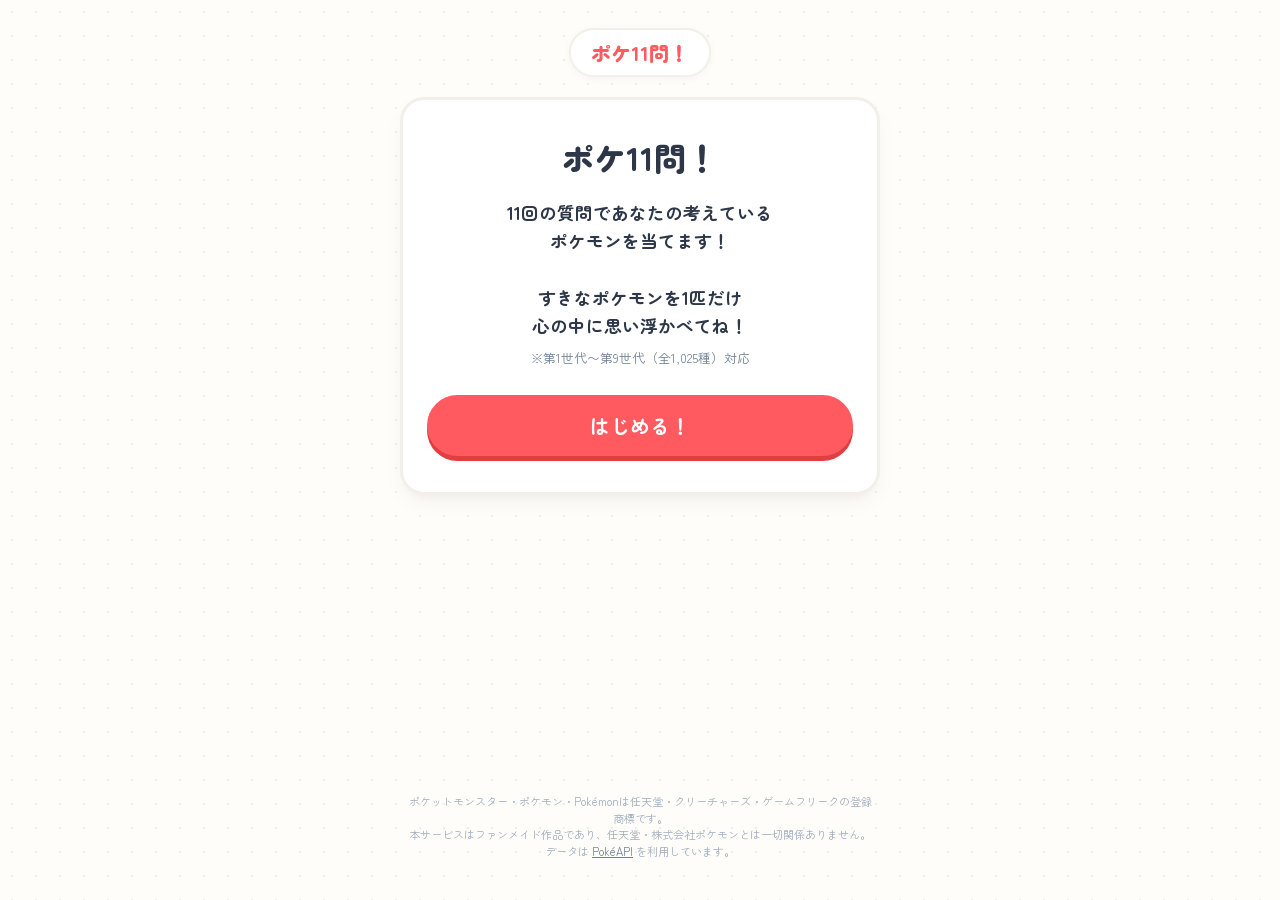
<file: index.html>
<!DOCTYPE html>
<html lang="ja">

<head>
  <meta charset="UTF-8">
  <meta name="viewport" content="width=device-width, initial-scale=1.0">
  <title>ポケ11問！</title>
  <meta name="description" content="11回の質問であなたの考えているポケモンを当てます！全1,025匹（第1世代〜第9世代）対応・登録不要。">
  <link rel="icon" type="image/png" href="icon.png">

  <!-- OGP / Open Graph Meta Tags -->
  <meta property="og:type" content="website">
  <meta property="og:url" content="https://maltonn.github.io/poke11mon/">
  <meta property="og:title" content="ポケ11問！">
  <meta property="og:description" content="11回の質問であなたの考えているポケモンを当てます！全1,025匹（第1世代〜第9世代）対応・登録不要。">
  <meta property="og:image" content="https://maltonn.github.io/poke11mon/thumbnail.png">
  <meta property="og:site_name" content="ポケ11問！">

  <!-- Twitter Card -->
  <meta name="twitter:card" content="summary_large_image">
  <meta name="twitter:url" content="https://maltonn.github.io/poke11mon/">
  <meta name="twitter:title" content="ポケ11問！">
  <meta name="twitter:description" content="11回の質問であなたの考えているポケモンを当てます！全1,025匹（第1世代〜第9世代）対応・登録不要。">
  <meta name="twitter:image" content="https://maltonn.github.io/poke11mon/thumbnail.png">
  <!-- Google Fonts: Zen Maru Gothic -->
  <link rel="preconnect" href="https://fonts.googleapis.com">
  <link rel="preconnect" href="https://fonts.gstatic.com" crossorigin>
  <link href="https://fonts.googleapis.com/css2?family=Zen+Maru+Gothic:wght@400;500;700;900&display=swap"
    rel="stylesheet">
  <link rel="stylesheet" href="style.css?v=20261121_4">
</head>

<body>
  <div class="app-container">
    <!-- ヘッダー -->
    <header class="app-header">
      <div class="logo">
        <span class="logo-text">ポケ11問！</span>
      </div>
    </header>

    <!-- メインコンテンツ -->
    <main class="app-main">
      <!-- 1. TOP画面 -->
      <section id="screen-top" class="screen active">
        <div class="hero-card">
          <h1 class="hero-title">ポケ11問！</h1>

          <p class="hero-desc">
            11回の質問であなたの考えている<br>ポケモンを当てます！<br><br>
            すきなポケモンを1匹だけ<br>心の中に思い浮かべてね！
          </p>
          <div class="hero-notes">
            <span>※第1世代〜第9世代（全1,025種）対応</span>
          </div>

          <button id="btn-start" class="btn btn-primary btn-large">
            <span>はじめる！</span>
          </button>
        </div>
      </section>

      <!-- 2. 質問画面 -->
      <section id="screen-quiz" class="screen">
        <!-- プログレスバー -->
        <div class="quiz-header">
          <div class="quiz-step-info">
            <span class="step-label">質問</span>
            <span id="quiz-step-num" class="step-current">1</span>
            <span class="step-total">/ 11</span>
          </div>
          <div class="progress-bar-container">
            <div id="quiz-progress-bar" class="progress-bar-fill" style="width: 9%;"></div>
          </div>
        </div>

        <!-- 質問カードエリア -->
        <div class="card-stage">
          <div id="question-card" class="question-card">
            <div class="card-meta">
              <span id="card-candidates" class="candidates-badge">残り 1025匹</span>
            </div>
            <div class="card-body">
              <p id="card-question-text" class="question-text">質問文がここに表示されます</p>
            </div>
          </div>
        </div>

        <!-- アクションボタン -->
        <div class="quiz-actions">
          <button id="btn-yes" class="btn btn-yes btn-action">
            <span class="btn-icon icon-circle"></span>
            <span class="btn-label">はい</span>
          </button>
          <button id="btn-no" class="btn btn-no btn-action">
            <span class="btn-icon icon-cross"></span>
            <span class="btn-label">いいえ</span>
          </button>
        </div>

        <!-- 戻るボタン -->
        <div class="quiz-footer">
          <button id="btn-undo" class="btn-text" disabled>
            <span>↩ 1つ前の質問に戻る</span>
          </button>
        </div>
      </section>

      <!-- 3. 結果画面 -->
      <section id="screen-result" class="screen">
        <div class="result-card">
          <div class="result-badge">推測完了！</div>
          <h2 class="result-lead">あなたが思い浮かべていたのは...</h2>

          <div class="pokemon-display">
            <div id="result-pokemon-id" class="pokemon-id-badge">No.0000</div>
            <h1 id="result-pokemon-name" class="pokemon-name">ポケモン名</h1>
            <div id="result-pokemon-types" class="pokemon-types">
              <!-- タイプバッジが動的に入る -->
            </div>
            <a id="result-zukan-link" href="#" target="_blank" rel="noopener noreferrer" class="btn-zukan-link">
              <span>📖 公式ポケモンずかんで見る ↗</span>
            </a>
          </div>

          <!-- フィードバックエリア（初期状態） -->
          <div id="feedback-initial" class="feedback-block">
            <p class="feedback-prompt">あたっていましたか？</p>
            <div class="feedback-buttons">
              <button id="btn-correct" class="btn btn-yes btn-large">
                <span>🎉 あってた！</span>
              </button>
              <button id="btn-wrong" class="btn btn-subtle btn-large">
                <span>🤔 違った...</span>
              </button>
            </div>
          </div>

          <!-- 「あってた！」選択後のエリア -->
          <div id="feedback-correct-view" class="feedback-block" style="display: none;">
            <p class="celebrate-text">やったー！当てることができました！✨</p>
            <div class="share-actions">
              <button id="btn-share" class="btn btn-share btn-large">
                <span class="x-icon">𝕏</span>
                <span>で結果をポストする</span>
              </button>
              <button id="btn-restart-from-success" class="btn btn-primary btn-outline">
                <span>もう一度あそぶ</span>
              </button>
            </div>
          </div>

          <!-- 「違った...」選択後のエリア -->
          <div id="feedback-wrong-view" class="feedback-block" style="display: none;">
            <p class="apology-text">ざんねん…！<br>本当はどのポケモンを思い浮かべていましたか？</p>
            <form id="form-actual-pokemon" class="feedback-form">
              <input type="text" id="input-actual-pokemon" list="pokemon-list-datalist" placeholder="例：ゲンガー" required
                class="input-text" autocomplete="off">
              <datalist id="pokemon-list-datalist"></datalist>
              <button type="submit" class="btn btn-primary">
                <span>送信する</span>
              </button>
            </form>
            <div id="feedback-sent-msg" class="feedback-thanks" style="display:none;">
              <span>教えてくれてありがとうございます！次は当てられるように頑張ります！💪</span>
            </div>
            <!-- 答え合わせ：質問ツリー表示エリア -->
            <div id="actual-tree-container" class="actual-tree-container" style="display: none;"></div>
            <div class="restart-wrapper">
              <button id="btn-restart-from-wrong" class="btn btn-primary btn-outline">
                <span>もう一度あそぶ</span>
              </button>
            </div>
          </div>

          <!-- 質問履歴トグル & リスト -->
          <div class="history-accordion">
            <button id="btn-toggle-history" class="btn-accordion">
              <span>これまでの質問と回答を見る（<span id="history-count">0</span>問）</span>
              <span class="accordion-arrow">▼</span>
            </button>
            <div id="history-content" class="history-content" style="display: none;">
              <ul id="history-list" class="history-list">
                <!-- 動的に生成 -->
              </ul>
            </div>
          </div>
        </div>
      </section>
    </main>
    <div></div>
    <!-- フッター & ライセンス -->
    <footer class="app-footer">
      <p class="footer-license">
        ポケットモンスター・ポケモン・Pokémonは任天堂・クリーチャーズ・ゲームフリークの登録商標です。<br>
        本サービスはファンメイド作品であり、任天堂・株式会社ポケモンとは一切関係ありません。<br>
        データは <a href="https://pokeapi.co/" target="_blank" rel="noopener">PokéAPI</a> を利用しています。
      </p>
    </footer>
  </div>

  <!-- 決定木データ読み込み -->
  <script src="data/tree.js?v=20261121_5"></script>
  <!-- アプリ本体JS -->
  <script src="app.js?v=20261121_5"></script>
</body>

</html>
</file>
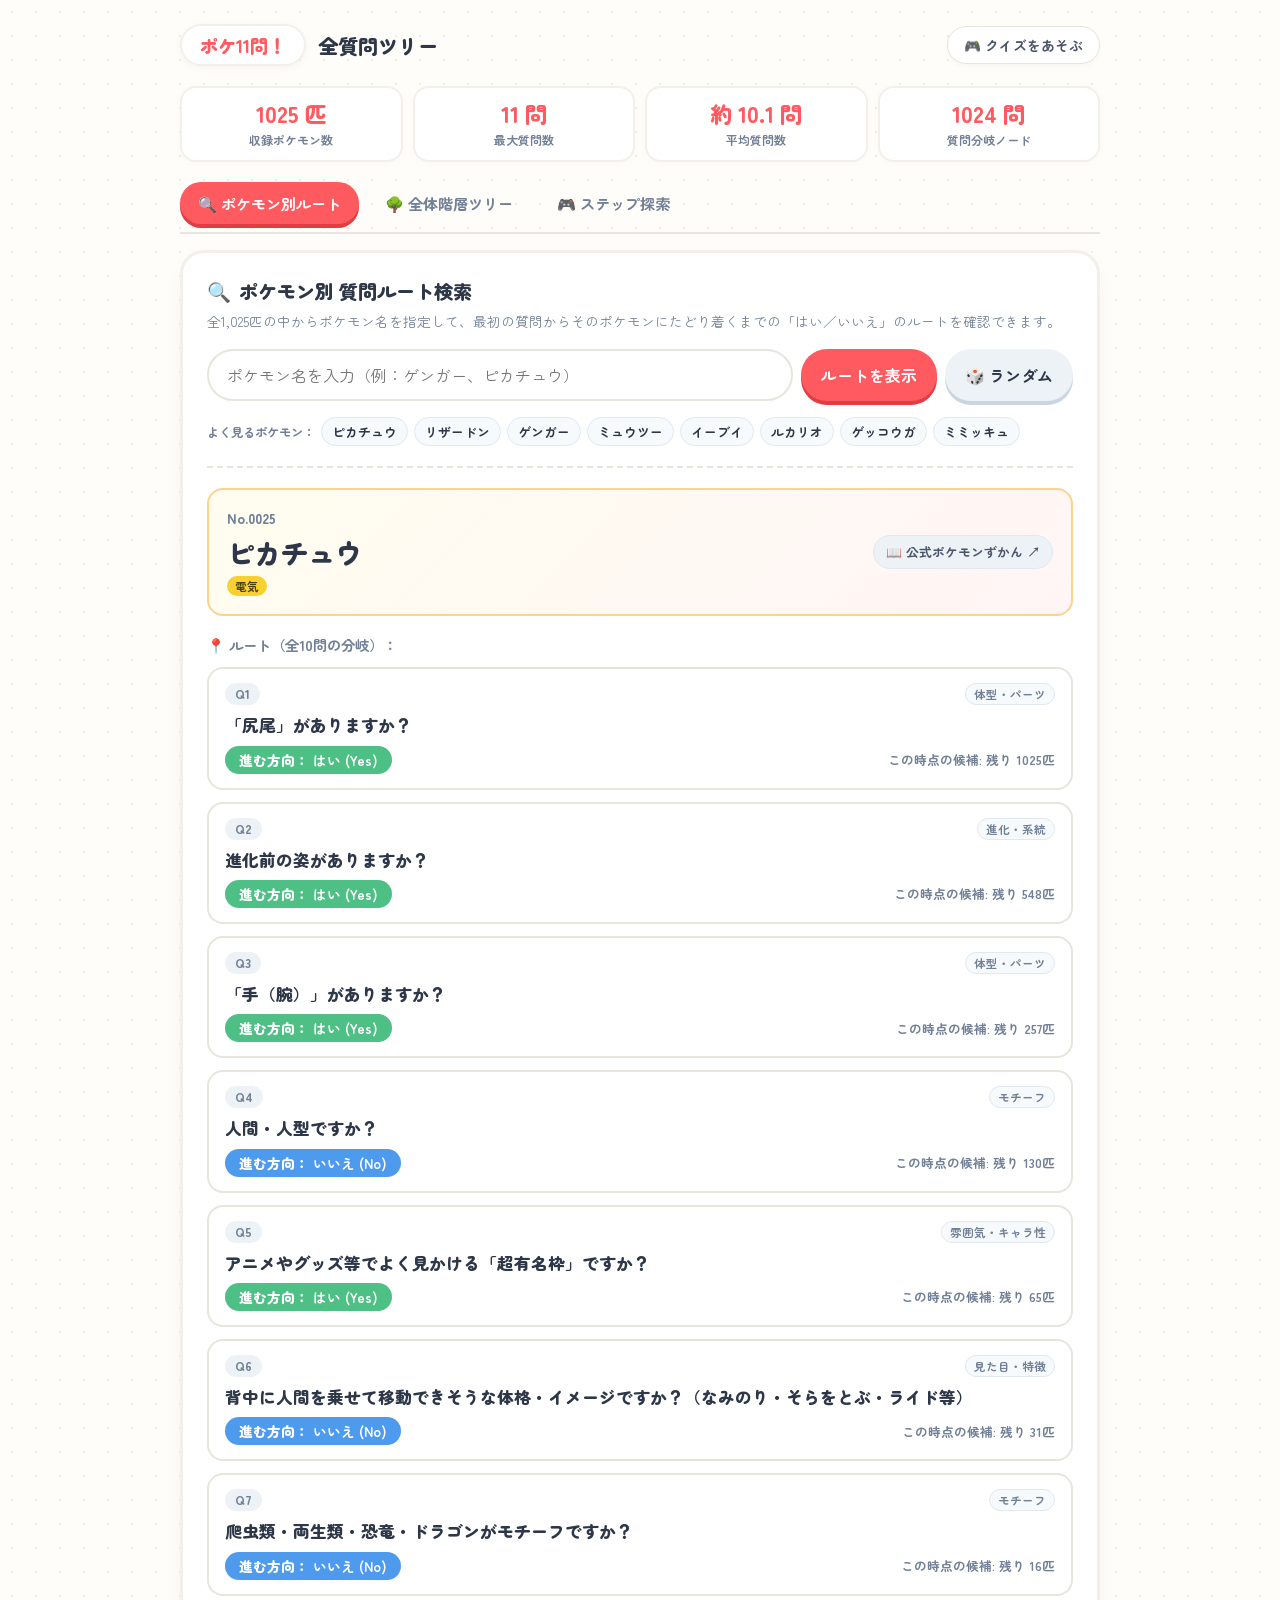
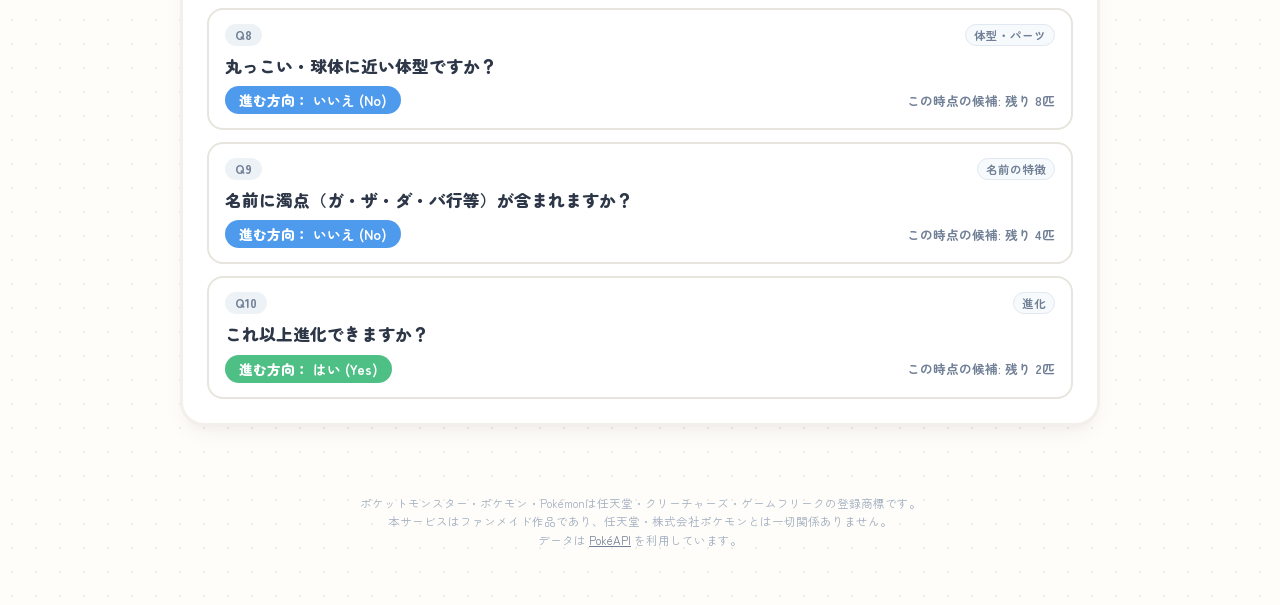
<file: tree/index.html>
<!DOCTYPE html>
<html lang="ja">

<head>
  <meta charset="UTF-8">
  <meta name="viewport" content="width=device-width, initial-scale=1.0">
  <title>ポケ11問！ 全質問ツリービューア</title>
  <meta name="description" content="ポケ11問！の全1,025匹を特定する決定木構造を可視化・探索できるツールです。">
  <link rel="icon" type="image/png" href="../icon.png">

  <!-- Google Fonts: Zen Maru Gothic -->
  <link rel="preconnect" href="https://fonts.googleapis.com">
  <link rel="preconnect" href="https://fonts.gstatic.com" crossorigin>
  <link href="https://fonts.googleapis.com/css2?family=Zen+Maru+Gothic:wght@400;500;700;900&display=swap"
    rel="stylesheet">
  <link rel="stylesheet" href="style.css?v=20261121_1">
</head>

<body>
  <div class="viewer-container">
    <!-- ヘッダー -->
    <header class="viewer-header">
      <div class="brand-area">
        <div class="logo-badge">
          <span>ポケ11問！</span>
        </div>
        <h1 class="page-title">全質問ツリー</h1>
      </div>
      <a href="../index.html" class="btn-back-game">
        <span>🎮 クイズをあそぶ</span>
      </a>
    </header>

    <!-- 統計サマリーバー -->
    <section class="stats-grid">
      <div class="stat-card">
        <span id="stat-total-pokemon" class="stat-val">1025 匹</span>
        <span class="stat-label">収録ポケモン数</span>
      </div>
      <div class="stat-card">
        <span id="stat-max-depth" class="stat-val">11 問</span>
        <span class="stat-label">最大質問数</span>
      </div>
      <div class="stat-card">
        <span id="stat-avg-depth" class="stat-val">約 10.1 問</span>
        <span class="stat-label">平均質問数</span>
      </div>
      <div class="stat-card">
        <span id="stat-total-nodes" class="stat-val">1024 問</span>
        <span class="stat-label">質問分岐ノード</span>
      </div>
    </section>

    <!-- タブ切り替えバー -->
    <nav class="tab-nav">
      <button class="tab-btn active" data-tab="tab-search">
        <span>🔍 ポケモン別ルート</span>
      </button>
      <button class="tab-btn" data-tab="tab-hierarchy">
        <span>🌳 全体階層ツリー</span>
      </button>
      <button class="tab-btn" data-tab="tab-explorer">
        <span>🎮 ステップ探索</span>
      </button>
    </nav>

    <!-- メインコンテンツ -->
    <main>
      <!-- ================= 1. ポケモン別ルート検索 ================= -->
      <section id="tab-search" class="tab-content active">
        <div class="panel-card">
          <h2 class="panel-title">
            <span>🔍</span>
            <span>ポケモン別 質問ルート検索</span>
          </h2>
          <p class="panel-desc">
            全1,025匹の中からポケモン名を指定して、最初の質問からそのポケモンにたどり着くまでの「はい／いいえ」のルートを確認できます。
          </p>

          <div class="search-form-row">
            <input type="text" id="pokemon-search-input" list="pokemon-search-datalist" placeholder="ポケモン名を入力（例：ゲンガー、ピカチュウ）"
              class="search-input" autocomplete="off">
            <datalist id="pokemon-search-datalist"></datalist>
            <button id="btn-search-pokemon" class="btn btn-primary">
              <span>ルートを表示</span>
            </button>
            <button id="btn-random-pokemon" class="btn btn-subtle">
              <span>🎲 ランダム</span>
            </button>
          </div>

          <!-- 有名ポケモンクイックピック -->
          <div class="quick-pick-chips">
            <span class="chip-label">よく見るポケモン：</span>
            <div id="quick-pick-container" style="display: flex; flex-wrap: wrap; gap: 6px;"></div>
          </div>

          <!-- 結果表示エリア -->
          <div id="search-result-area"></div>
        </div>
      </section>

      <!-- ================= 2. 全体階層ツリー ================= -->
      <section id="tab-hierarchy" class="tab-content">
        <div class="panel-card">
          <h2 class="panel-title">
            <span>🌳</span>
            <span>全体階層ツリー（二分木エクスプローラー）</span>
          </h2>
          <p class="panel-desc">
            ルートノード（Q1）から葉ノード（ポケモン）までの決定木の階層構造です。クリックで各分岐を展開・折りたたみできます。
          </p>

          <div class="tree-controls">
            <button id="btn-tree-depth-1" class="btn btn-subtle btn-sm">1階層展開</button>
            <button id="btn-tree-depth-2" class="btn btn-subtle btn-sm">2階層展開</button>
            <button id="btn-tree-depth-3" class="btn btn-subtle btn-sm">3階層展開</button>
            <button id="btn-tree-expand-all" class="btn btn-subtle btn-sm">すべて展開</button>
            <button id="btn-tree-collapse-all" class="btn btn-subtle btn-sm">すべて閉じる</button>
            <input type="text" id="tree-filter-input" placeholder="質問文をキーワード検索..." class="tree-filter-input">
          </div>

          <div id="tree-hierarchy-container" class="tree-view-container"></div>
        </div>
      </section>

      <!-- ================= 3. ステップ探索 ================= -->
      <section id="tab-explorer" class="tab-content">
        <div class="panel-card">
          <h2 class="panel-title">
            <span>🎮</span>
            <span>インタラクティブ・ステップ探索</span>
          </h2>
          <p class="panel-desc">
            「はい」「いいえ」を選びながら、候補ポケモンがどのように絞り込まれていくかをリアルタイムに確認できます。
          </p>

          <div class="explorer-card">
            <!-- パンくずリスト -->
            <div id="explorer-breadcrumbs" class="explorer-breadcrumbs"></div>

            <!-- 現在の質問ノード or 葉ノード -->
            <div id="explorer-card-area"></div>
          </div>

          <!-- 候補ポケモン一覧セクション -->
          <div class="candidates-section">
            <div class="cand-header">
              <span class="cand-title">絞り込み候補ポケモン</span>
              <span id="candidates-count-badge" class="step-num-badge">1025 匹</span>
            </div>
            <div id="candidates-grid" class="cand-grid"></div>
          </div>
        </div>
      </section>
    </main>

    <!-- フッター -->
    <footer class="viewer-footer">
      <p class="footer-license">
        ポケットモンスター・ポケモン・Pokémonは任天堂・クリーチャーズ・ゲームフリークの登録商標です。<br>
        本サービスはファンメイド作品であり、任天堂・株式会社ポケモンとは一切関係ありません。<br>
        データは <a href="https://pokeapi.co/" target="_blank" rel="noopener">PokéAPI</a> を利用しています。
      </p>
    </footer>
  </div>

  <!-- 決定木データ読み込み -->
  <script src="../data/tree.js?v=20261121_1"></script>
  <!-- ツリービューアJS -->
  <script src="tree-viewer.js?v=20261121_1"></script>
</body>

</html>
</file>
<file: style.css>
/* ========================================================
   ポケモン 11 Questions - スタイルシート (design.md準拠)
   ======================================================== */

:root {
  --bg-color: #FFFDF9;
  --bg-card: #FFFFFF;
  --text-main: #2D3748;
  --text-muted: #718096;
  --color-primary: #FF5A5F;
  --color-primary-dark: #E03E43;
  --color-yes: #4EBF85;
  --color-yes-dark: #37A26C;
  --color-no: #4E9BEE;
  --color-no-dark: #337FCC;
  --color-subtle: #EDF2F7;
  --color-subtle-dark: #CBD5E0;
  --color-border: #E8E5DF;
  --shadow-card: 0 10px 25px -5px rgba(0, 0, 0, 0.05), 0 8px 10px -6px rgba(0, 0, 0, 0.03);
  --shadow-btn: 0 4px 0;
  --radius-lg: 24px;
  --radius-md: 16px;
  --radius-full: 9999px;
  --font-family: 'Zen Maru Gothic', -apple-system, BlinkMacSystemFont, "Segoe UI", Roboto, sans-serif;
}

* {
  box-sizing: border-box;
  margin: 0;
  padding: 0;
  -webkit-tap-highlight-color: transparent;
}

body {
  font-family: var(--font-family);
  background-color: var(--bg-color);
  color: var(--text-main);
  min-height: 100vh;
  display: flex;
  justify-content: center;
  align-items: flex-start;
  padding: 16px 12px 32px;
  background-image: radial-gradient(#F0EDE6 1px, transparent 1px);
  background-size: 24px 24px;
}

.app-container {
  width: 100%;
  max-width: 480px;
  display: flex;
  flex-direction: column;
  min-height: calc(100vh - 48px);
}

/* ================= Header ================= */
.app-header {
  display: flex;
  justify-content: center;
  align-items: center;
  padding: 12px 0 20px;
}

.logo {
  display: flex;
  align-items: center;
  gap: 8px;
  font-weight: 900;
  font-size: 1.25rem;
  color: var(--color-primary);
  background: #FFF;
  padding: 8px 20px;
  border-radius: var(--radius-full);
  box-shadow: 0 2px 8px rgba(0, 0, 0, 0.04);
  border: 2px solid #F3EFEA;
}

/* ================= Main & Screens ================= */
.app-main {
  flex: 1;
  display: flex;
  flex-direction: column;
}

.screen {
  display: none;
  flex-direction: column;
  animation: fadeIn 0.3s cubic-bezier(0.16, 1, 0.3, 1) forwards;
}

.screen.active {
  display: flex;
}

@keyframes fadeIn {
  from {
    opacity: 0;
    transform: translateY(10px);
  }
  to {
    opacity: 1;
    transform: translateY(0);
  }
}

/* ================= Buttons (ぷっくり立体感) ================= */
.btn {
  font-family: var(--font-family);
  font-weight: 700;
  font-size: 1.1rem;
  padding: 14px 24px;
  border-radius: var(--radius-full);
  border: none;
  cursor: pointer;
  display: inline-flex;
  align-items: center;
  justify-content: center;
  gap: 8px;
  transition: transform 0.1s ease, box-shadow 0.1s ease, background-color 0.2s ease;
  user-select: none;
  outline: none;
}

.btn-large {
  padding: 16px 32px;
  font-size: 1.25rem;
  width: 100%;
}

.btn:active {
  transform: translateY(3px);
}

.btn-primary {
  background-color: var(--color-primary);
  color: #FFF;
  box-shadow: 0 5px 0 var(--color-primary-dark);
}
.btn-primary:active {
  box-shadow: 0 2px 0 var(--color-primary-dark);
}

.btn-yes {
  background-color: var(--color-yes);
  color: #FFF;
  box-shadow: 0 5px 0 var(--color-yes-dark);
}
.btn-yes:active {
  box-shadow: 0 2px 0 var(--color-yes-dark);
}

.btn-no {
  background-color: var(--color-no);
  color: #FFF;
  box-shadow: 0 5px 0 var(--color-no-dark);
}
.btn-no:active {
  box-shadow: 0 2px 0 var(--color-no-dark);
}

.btn-subtle {
  background-color: var(--color-subtle);
  color: var(--text-main);
  box-shadow: 0 5px 0 var(--color-subtle-dark);
}
.btn-subtle:active {
  box-shadow: 0 2px 0 var(--color-subtle-dark);
}

.btn-share {
  background-color: #0F1419;
  color: #FFF;
  box-shadow: 0 5px 0 #000000;
}
.btn-share:active {
  box-shadow: 0 2px 0 #000000;
}

.x-icon {
  font-family: -apple-system, BlinkMacSystemFont, "Segoe UI", Roboto, sans-serif;
  font-weight: 900;
  font-size: 1.25rem;
  line-height: 1;
}

.btn-outline {
  background-color: #FFF;
  color: var(--color-primary);
  border: 2px solid var(--color-primary);
  box-shadow: 0 4px 0 rgba(255, 90, 95, 0.2);
}
.btn-outline:active {
  box-shadow: 0 1px 0 rgba(255, 90, 95, 0.2);
}

.btn-text {
  background: none;
  border: none;
  color: var(--text-muted);
  font-family: var(--font-family);
  font-size: 0.95rem;
  font-weight: 500;
  cursor: pointer;
  padding: 8px 16px;
  border-radius: var(--radius-md);
  transition: color 0.2s, background-color 0.2s;
}
.btn-text:hover:not(:disabled) {
  color: var(--text-main);
  background-color: rgba(0, 0, 0, 0.04);
}
.btn-text:disabled {
  opacity: 0.4;
  cursor: not-allowed;
}

/* ================= Screen 1: TOP ================= */
.hero-card {
  background: var(--bg-card);
  border-radius: var(--radius-lg);
  padding: 36px 24px;
  text-align: center;
  box-shadow: var(--shadow-card);
  border: 3px solid #F3EFEA;
  display: flex;
  flex-direction: column;
  align-items: center;
}

.hero-badge {
  display: inline-block;
  background-color: #FFF2F2;
  color: var(--color-primary);
  font-size: 0.85rem;
  font-weight: 700;
  padding: 4px 14px;
  border-radius: var(--radius-full);
  margin-bottom: 16px;
}

.hero-title {
  font-size: 2rem;
  line-height: 1.35;
  font-weight: 900;
  color: var(--text-main);
  margin-bottom: 20px;
}

.hero-desc {
  font-size: 1.1rem;
  line-height: 1.6;
  font-weight: 700;
  color: var(--text-main);
  margin-bottom: 8px;
}

.hero-notes {
  font-size: 0.8rem;
  color: var(--text-muted);
  margin-bottom: 28px;
}

/* ================= Screen 2: Quiz ================= */
.quiz-header {
  margin-bottom: 16px;
}

.quiz-step-info {
  display: flex;
  align-items: baseline;
  justify-content: center;
  gap: 4px;
  margin-bottom: 8px;
}

.step-label {
  font-size: 0.95rem;
  font-weight: 700;
  color: var(--text-muted);
}

.step-current {
  font-size: 1.8rem;
  font-weight: 900;
  color: var(--color-primary);
}

.step-total {
  font-size: 1rem;
  font-weight: 700;
  color: var(--text-muted);
}

.progress-bar-container {
  width: 100%;
  height: 10px;
  background-color: #E8E5DF;
  border-radius: var(--radius-full);
  overflow: hidden;
}

.progress-bar-fill {
  height: 100%;
  background: linear-gradient(90deg, #FFAA2A, var(--color-primary));
  border-radius: var(--radius-full);
  transition: width 0.35s cubic-bezier(0.34, 1.56, 0.64, 1);
}

/* カードステージ */
.card-stage {
  position: relative;
  min-height: 280px;
  display: flex;
  justify-content: center;
  align-items: center;
  margin-bottom: 20px;
  perspective: 1000px;
}

.question-card {
  width: 100%;
  background: var(--bg-card);
  border-radius: var(--radius-lg);
  padding: 28px 24px;
  box-shadow: var(--shadow-card);
  border: 3px solid #F3EFEA;
  display: flex;
  flex-direction: column;
  justify-content: space-between;
  min-height: 280px;
  position: relative;
  transition: transform 0.35s ease, opacity 0.35s ease;
  user-select: none;
}

.card-meta {
  display: flex;
  justify-content: flex-end;
  align-items: center;
}

.candidates-badge {
  font-size: 0.85rem;
  font-weight: 700;
  color: var(--text-muted);
  background-color: #F7FAFC;
  padding: 4px 12px;
  border-radius: var(--radius-full);
  border: 1px solid #EDF2F7;
}

.card-body {
  margin: 36px 0;
  display: flex;
  align-items: center;
  justify-content: center;
  text-align: center;
}

.question-text {
  font-size: 1.45rem;
  line-height: 1.55;
  font-weight: 900;
  color: var(--text-main);
  word-break: break-word;
}

/* スワイプアニメーション */
.question-card.swipe-left {
  transform: translateX(-120%) rotate(-18deg) scale(0.9);
  opacity: 0;
}

.question-card.swipe-right {
  transform: translateX(120%) rotate(18deg) scale(0.9);
  opacity: 0;
}

.question-card.card-enter {
  animation: cardEnter 0.3s cubic-bezier(0.16, 1, 0.3, 1) forwards;
}

@keyframes cardEnter {
  from {
    transform: translateY(20px) scale(0.96);
    opacity: 0;
  }
  to {
    transform: translateY(0) scale(1);
    opacity: 1;
  }
}

.quiz-actions {
  display: grid;
  grid-template-columns: 1fr 1fr;
  gap: 16px;
  margin-bottom: 16px;
}

.btn-action {
  padding: 16px 16px;
  font-size: 1.35rem;
  flex-direction: column;
  gap: 8px;
}

.btn-action .btn-icon {
  display: flex;
  align-items: center;
  justify-content: center;
  width: 32px;
  height: 32px;
}

/* HTML+CSSで描画する○と× */
.icon-circle {
  width: 28px;
  height: 28px;
  border: 4.5px solid #FFFFFF;
  border-radius: 50%;
  box-sizing: border-box;
}

.icon-cross {
  width: 28px;
  height: 28px;
  position: relative;
}

.icon-cross::before,
.icon-cross::after {
  content: "";
  position: absolute;
  top: 50%;
  left: 50%;
  width: 28px;
  height: 4.5px;
  background-color: #FFFFFF;
  border-radius: 2px;
}

.icon-cross::before {
  transform: translate(-50%, -50%) rotate(45deg);
}

.icon-cross::after {
  transform: translate(-50%, -50%) rotate(-45deg);
}

.btn-action .btn-label {
  font-size: 1.15rem;
  letter-spacing: 0.05em;
}

.quiz-footer {
  text-align: center;
}

/* ================= Screen 3: Result ================= */
.result-card {
  background: var(--bg-card);
  border-radius: var(--radius-lg);
  padding: 32px 20px;
  box-shadow: var(--shadow-card);
  border: 3px solid #F3EFEA;
  text-align: center;
  display: flex;
  flex-direction: column;
  align-items: center;
}

.result-badge {
  display: inline-block;
  background-color: #E6FFFA;
  color: #234E52;
  font-size: 0.85rem;
  font-weight: 700;
  padding: 4px 16px;
  border-radius: var(--radius-full);
  margin-bottom: 12px;
}

.result-lead {
  font-size: 1.15rem;
  color: var(--text-muted);
  font-weight: 700;
  margin-bottom: 20px;
}

.pokemon-display {
  display: flex;
  flex-direction: column;
  align-items: center;
  margin: 12px 0 28px;
  width: 100%;
}

.pokemon-id-badge {
  font-size: 0.95rem;
  font-weight: 900;
  color: var(--text-muted);
  letter-spacing: 0.08em;
  background-color: #F7FAFC;
  padding: 4px 14px;
  border-radius: var(--radius-full);
  border: 1px solid #EDF2F7;
  margin-bottom: 8px;
}

.pokemon-name {
  font-size: 2.4rem;
  line-height: 1.3;
  font-weight: 900;
  color: var(--text-main);
  margin-bottom: 12px;
  word-break: break-word;
  animation: popIn 0.4s cubic-bezier(0.34, 1.56, 0.64, 1) forwards;
}

@keyframes popIn {
  from {
    transform: scale(0.85);
    opacity: 0;
  }
  to {
    transform: scale(1);
    opacity: 1;
  }
}

.pokemon-types {
  display: flex;
  gap: 8px;
  margin-bottom: 16px;
}

.type-pill {
  font-size: 0.85rem;
  font-weight: 700;
  padding: 4px 14px;
  border-radius: var(--radius-full);
  color: #FFF;
  background-color: #A8A878;
}

.btn-zukan-link {
  display: inline-flex;
  align-items: center;
  justify-content: center;
  gap: 6px;
  text-decoration: none;
  font-size: 0.85rem;
  font-weight: 700;
  color: #4A5568;
  background-color: #EDF2F7;
  padding: 8px 16px;
  border-radius: var(--radius-full);
  border: 1px solid #E2E8F0;
  transition: all 0.2s ease;
  margin-top: 4px;
}

.btn-zukan-link:hover {
  background-color: #E2E8F0;
  color: #2D3748;
  transform: translateY(-1px);
}

/* ポケモンタイプ色定義 */
.type-ノーマル { background-color: #A8A878; }
.type-ほのお, .type-炎 { background-color: #F08030; }
.type-みず, .type-水 { background-color: #6890F0; }
.type-くさ, .type-草 { background-color: #78C850; }
.type-でんき, .type-電気 { background-color: #F8D030; color: #4A3E00 !important; }
.type-こおり, .type-氷 { background-color: #98D8D8; color: #1B4545 !important; }
.type-かくとう, .type-格闘 { background-color: #C03028; }
.type-どく, .type-毒 { background-color: #A040A0; }
.type-じめん, .type-地面 { background-color: #E0C068; color: #4A3A00 !important; }
.type-ひこう, .type-飛行 { background-color: #A890F0; }
.type-エスパー { background-color: #F85888; }
.type-むし, .type-虫 { background-color: #A8B820; }
.type-いわ, .type-岩 { background-color: #B8A038; }
.type-ゴースト { background-color: #705898; }
.type-ドラゴン { background-color: #7038F8; }
.type-あく, .type-悪 { background-color: #705848; }
.type-はがね, .type-鋼 { background-color: #B8B8D0; color: #2B2B3B !important; }
.type-フェアリー { background-color: #EE99AC; }

.feedback-block {
  width: 100%;
  margin-bottom: 24px;
}

.feedback-prompt {
  font-size: 1.15rem;
  font-weight: 900;
  margin-bottom: 12px;
}

.feedback-buttons {
  display: grid;
  grid-template-columns: 1fr 1fr;
  gap: 12px;
}

.celebrate-text {
  font-size: 1.15rem;
  font-weight: 900;
  color: var(--color-yes-dark);
  margin-bottom: 16px;
}

.share-actions {
  display: flex;
  flex-direction: column;
  gap: 12px;
}

.apology-text {
  font-size: 1rem;
  line-height: 1.5;
  font-weight: 700;
  color: var(--text-main);
  margin-bottom: 16px;
}

.feedback-form {
  display: flex;
  gap: 8px;
  margin-bottom: 16px;
}

.input-text {
  flex: 1;
  font-family: var(--font-family);
  font-size: 1rem;
  padding: 12px 16px;
  border: 2px solid var(--color-border);
  border-radius: var(--radius-full);
  outline: none;
  background: #FFF;
  transition: border-color 0.2s;
}
.input-text:focus {
  border-color: var(--color-primary);
}

.feedback-thanks {
  background-color: #F0FFF4;
  color: #276749;
  font-size: 0.9rem;
  font-weight: 700;
  padding: 12px 16px;
  border-radius: var(--radius-md);
  margin-bottom: 16px;
  line-height: 1.4;
}

.restart-wrapper {
  margin-top: 8px;
}

/* 履歴アコーディオン */
.history-accordion {
  width: 100%;
  border-top: 2px dashed #EDF2F7;
  padding-top: 20px;
}

.btn-accordion {
  width: 100%;
  background: #F7FAFC;
  border: 1px solid #E2E8F0;
  border-radius: var(--radius-md);
  padding: 10px 16px;
  font-family: var(--font-family);
  font-size: 0.95rem;
  font-weight: 700;
  color: var(--text-main);
  cursor: pointer;
  display: flex;
  justify-content: space-between;
  align-items: center;
}

.accordion-arrow {
  font-size: 0.8rem;
  transition: transform 0.2s;
}

.accordion-open .accordion-arrow {
  transform: rotate(180deg);
}

.history-content {
  margin-top: 12px;
  text-align: left;
}

.history-list {
  list-style: none;
  display: flex;
  flex-direction: column;
  gap: 8px;
}

.history-item {
  display: flex;
  align-items: flex-start;
  gap: 10px;
  padding: 10px 12px;
  background-color: #F8FAFC;
  border-radius: var(--radius-md);
  font-size: 0.9rem;
}

.history-badge {
  flex-shrink: 0;
  font-size: 0.75rem;
  font-weight: 900;
  padding: 2px 8px;
  border-radius: var(--radius-full);
  color: #FFF;
}

.history-badge.yes {
  background-color: var(--color-yes);
}

.history-badge.no {
  background-color: var(--color-no);
}

.history-q-text {
  flex: 1;
  font-weight: 700;
  color: var(--text-main);
  line-height: 1.4;
}

/* ================= Footer ================= */
.app-footer {
  margin-top: auto;
  padding: 24px 8px 8px;
  text-align: center;
}

.footer-license {
  font-size: 0.7rem;
  line-height: 1.5;
  color: #A0AEC0;
}

.footer-license a {
  color: #718096;
  text-decoration: underline;
}

/* ================= 答え合わせ質問ツリー ================= */
.actual-tree-container {
  width: 100%;
  margin-top: 20px;
  margin-bottom: 24px;
  text-align: left;
  animation: fadeIn 0.4s ease forwards;
}

.actual-tree-card {
  background: #FFFFFF;
  border: 2px solid #E2E8F0;
  border-radius: var(--radius-lg);
  padding: 20px 16px;
  box-shadow: var(--shadow-card);
}

.actual-tree-header {
  border-bottom: 2px dashed #E2E8F0;
  padding-bottom: 14px;
  margin-bottom: 16px;
}

.actual-tree-title {
  font-size: 1.15rem;
  font-weight: 900;
  color: var(--text-main);
  margin-bottom: 6px;
  display: flex;
  align-items: center;
  gap: 6px;
}

.actual-tree-desc {
  font-size: 0.85rem;
  color: var(--text-muted);
  line-height: 1.5;
}

.actual-tree-diverge-notice {
  margin-top: 10px;
  background-color: #FFF5F5;
  border-left: 4px solid var(--color-primary);
  padding: 8px 12px;
  border-radius: 6px;
  font-size: 0.85rem;
  font-weight: 700;
  color: #C53030;
  line-height: 1.4;
}

.actual-tree-diverge-notice.no-diverge {
  background-color: #F0FFF4;
  border-left-color: var(--color-yes);
  color: #22543D;
}

.actual-tree-steps {
  display: flex;
  flex-direction: column;
  gap: 12px;
}

.actual-tree-step {
  background: #FFFFFF;
  border: 2px solid #E8E5DF;
  border-radius: var(--radius-md);
  padding: 12px 14px;
  transition: all 0.2s ease;
}

.actual-tree-step.step-match {
  border-color: #9AE6B4;
  background: #F0FFF4;
}

.actual-tree-step.step-diverge {
  border-color: #FEB2B2;
  background: #FFF5F5;
  box-shadow: 0 4px 12px rgba(229, 62, 62, 0.12);
}

.actual-tree-step.step-unreached {
  border-color: #E2E8F0;
  background: #F8FAFC;
  opacity: 0.9;
}

.step-meta-row {
  display: flex;
  justify-content: space-between;
  align-items: center;
  margin-bottom: 8px;
}

.step-num-badge {
  font-size: 0.75rem;
  font-weight: 900;
  color: var(--text-muted);
  background: rgba(0, 0, 0, 0.05);
  padding: 2px 8px;
  border-radius: var(--radius-full);
}

.step-category-badge {
  font-size: 0.72rem;
  font-weight: 700;
  color: var(--text-muted);
  background: #EDF2F7;
  padding: 2px 8px;
  border-radius: var(--radius-full);
}

.step-status-tag {
  font-size: 0.75rem;
  font-weight: 900;
  padding: 3px 10px;
  border-radius: var(--radius-full);
}

.step-status-tag.tag-match {
  background-color: #C6F6D5;
  color: #22543D;
}

.step-status-tag.tag-diverge {
  background-color: #FED7D7;
  color: #9B2C2C;
}

.step-status-tag.tag-unreached {
  background-color: #EDF2F7;
  color: #4A5568;
}

.step-question-text {
  font-size: 0.95rem;
  font-weight: 700;
  color: var(--text-main);
  line-height: 1.45;
  margin-bottom: 10px;
}

.step-answers-row {
  display: flex;
  flex-wrap: wrap;
  gap: 12px;
  align-items: center;
  font-size: 0.85rem;
}

.answer-item {
  display: inline-flex;
  align-items: center;
  gap: 5px;
}

.answer-label {
  font-weight: 700;
  color: var(--text-muted);
  font-size: 0.8rem;
}

.actual-tree-goal {
  margin-top: 14px;
  background: linear-gradient(135deg, #FFFDF0, #FFF5F5);
  border: 2px solid #FBD38D;
  border-radius: var(--radius-md);
  padding: 16px;
  display: flex;
  flex-direction: column;
  align-items: center;
  text-align: center;
  gap: 8px;
}

.goal-label {
  font-size: 0.8rem;
  font-weight: 900;
  color: #C05621;
  background: #FEEBC8;
  padding: 2px 12px;
  border-radius: var(--radius-full);
}

.goal-pokemon-name {
  font-size: 1.4rem;
  font-weight: 900;
  color: var(--text-main);
}
</file>
<file: tree/style.css>
/* ========================================================
   ポケ11問！ 全質問ツリービューア - スタイルシート
   ======================================================== */

:root {
  --bg-color: #FFFDF9;
  --bg-card: #FFFFFF;
  --text-main: #2D3748;
  --text-muted: #718096;
  --color-primary: #FF5A5F;
  --color-primary-dark: #E03E43;
  --color-yes: #4EBF85;
  --color-yes-dark: #37A26C;
  --color-no: #4E9BEE;
  --color-no-dark: #337FCC;
  --color-subtle: #EDF2F7;
  --color-subtle-dark: #CBD5E0;
  --color-border: #E8E5DF;
  --shadow-card: 0 10px 25px -5px rgba(0, 0, 0, 0.05), 0 8px 10px -6px rgba(0, 0, 0, 0.03);
  --shadow-btn: 0 4px 0;
  --radius-lg: 24px;
  --radius-md: 16px;
  --radius-sm: 8px;
  --radius-full: 9999px;
  --font-family: 'Zen Maru Gothic', -apple-system, BlinkMacSystemFont, "Segoe UI", Roboto, sans-serif;
}

* {
  box-sizing: border-box;
  margin: 0;
  padding: 0;
  -webkit-tap-highlight-color: transparent;
}

body {
  font-family: var(--font-family);
  background-color: var(--bg-color);
  color: var(--text-main);
  min-height: 100vh;
  display: flex;
  justify-content: center;
  align-items: flex-start;
  padding: 16px 12px 40px;
  background-image: radial-gradient(#F0EDE6 1px, transparent 1px);
  background-size: 24px 24px;
}

.viewer-container {
  width: 100%;
  max-width: 920px;
  display: flex;
  flex-direction: column;
}

/* ================= Header ================= */
.viewer-header {
  display: flex;
  justify-content: space-between;
  align-items: center;
  padding: 8px 0 20px;
  flex-wrap: wrap;
  gap: 12px;
}

.brand-area {
  display: flex;
  align-items: center;
  gap: 12px;
}

.logo-badge {
  font-weight: 900;
  font-size: 1.15rem;
  color: var(--color-primary);
  background: #FFF;
  padding: 6px 18px;
  border-radius: var(--radius-full);
  box-shadow: 0 2px 8px rgba(0, 0, 0, 0.04);
  border: 2px solid #F3EFEA;
  text-decoration: none;
  display: inline-flex;
  align-items: center;
  gap: 6px;
}

.page-title {
  font-size: 1.25rem;
  font-weight: 900;
  color: var(--text-main);
}

.btn-back-game {
  font-family: var(--font-family);
  font-size: 0.85rem;
  font-weight: 700;
  color: #4A5568;
  background: #FFF;
  border: 1.5px solid var(--color-border);
  padding: 8px 16px;
  border-radius: var(--radius-full);
  text-decoration: none;
  display: inline-flex;
  align-items: center;
  gap: 6px;
  transition: all 0.2s;
  box-shadow: 0 2px 4px rgba(0, 0, 0, 0.03);
}

.btn-back-game:hover {
  background: #F7FAFC;
  border-color: #CBD5E0;
  transform: translateY(-1px);
}

/* ================= Summary Bar ================= */
.stats-grid {
  display: grid;
  grid-template-columns: repeat(auto-fit, minmax(130px, 1fr));
  gap: 10px;
  margin-bottom: 20px;
}

.stat-card {
  background: var(--bg-card);
  border-radius: var(--radius-md);
  padding: 12px 14px;
  border: 2px solid #F3EFEA;
  box-shadow: 0 2px 8px rgba(0, 0, 0, 0.02);
  display: flex;
  flex-direction: column;
  align-items: center;
  text-align: center;
}

.stat-val {
  font-size: 1.4rem;
  font-weight: 900;
  color: var(--color-primary);
  line-height: 1.2;
}

.stat-label {
  font-size: 0.75rem;
  font-weight: 700;
  color: var(--text-muted);
  margin-top: 4px;
}

/* ================= Tabs ================= */
.tab-nav {
  display: flex;
  gap: 8px;
  margin-bottom: 16px;
  border-bottom: 2px solid #E8E5DF;
  padding-bottom: 8px;
  overflow-x: auto;
}

.tab-btn {
  font-family: var(--font-family);
  font-size: 0.95rem;
  font-weight: 700;
  padding: 10px 18px;
  border-radius: var(--radius-full);
  border: none;
  background: transparent;
  color: var(--text-muted);
  cursor: pointer;
  display: inline-flex;
  align-items: center;
  gap: 6px;
  transition: all 0.2s ease;
  white-space: nowrap;
}

.tab-btn:hover {
  color: var(--text-main);
  background: rgba(0, 0, 0, 0.03);
}

.tab-btn.active {
  color: #FFF;
  background: var(--color-primary);
  box-shadow: 0 4px 0 var(--color-primary-dark);
}

.tab-content {
  display: none;
  animation: fadeIn 0.3s cubic-bezier(0.16, 1, 0.3, 1) forwards;
}

.tab-content.active {
  display: block;
}

@keyframes fadeIn {
  from {
    opacity: 0;
    transform: translateY(8px);
  }
  to {
    opacity: 1;
    transform: translateY(0);
  }
}

/* ================= Common Card Styles ================= */
.panel-card {
  background: var(--bg-card);
  border-radius: var(--radius-lg);
  padding: 24px;
  box-shadow: var(--shadow-card);
  border: 3px solid #F3EFEA;
  margin-bottom: 20px;
}

.panel-title {
  font-size: 1.2rem;
  font-weight: 900;
  color: var(--text-main);
  margin-bottom: 6px;
  display: flex;
  align-items: center;
  gap: 8px;
}

.panel-desc {
  font-size: 0.85rem;
  color: var(--text-muted);
  line-height: 1.5;
  margin-bottom: 18px;
}

/* ================= Tab 1: Search ================= */
.search-form-row {
  display: flex;
  gap: 8px;
  margin-bottom: 16px;
  flex-wrap: wrap;
}

.search-input {
  flex: 1;
  min-width: 200px;
  font-family: var(--font-family);
  font-size: 1rem;
  padding: 12px 18px;
  border: 2px solid var(--color-border);
  border-radius: var(--radius-full);
  outline: none;
  transition: border-color 0.2s;
  background: #FFF;
}

.search-input:focus {
  border-color: var(--color-primary);
}

.btn {
  font-family: var(--font-family);
  font-weight: 700;
  font-size: 1rem;
  padding: 12px 20px;
  border-radius: var(--radius-full);
  border: none;
  cursor: pointer;
  display: inline-flex;
  align-items: center;
  justify-content: center;
  gap: 6px;
  user-select: none;
  transition: transform 0.1s, box-shadow 0.1s, background-color 0.2s;
}

.btn:active {
  transform: translateY(2px);
}

.btn-primary {
  background-color: var(--color-primary);
  color: #FFF;
  box-shadow: 0 4px 0 var(--color-primary-dark);
}

.btn-primary:active {
  box-shadow: 0 1px 0 var(--color-primary-dark);
}

.btn-subtle {
  background-color: var(--color-subtle);
  color: var(--text-main);
  box-shadow: 0 4px 0 var(--color-subtle-dark);
}

.btn-subtle:active {
  box-shadow: 0 1px 0 var(--color-subtle-dark);
}

.quick-pick-chips {
  display: flex;
  flex-wrap: wrap;
  gap: 6px;
  margin-bottom: 20px;
  align-items: center;
}

.chip-label {
  font-size: 0.78rem;
  font-weight: 700;
  color: var(--text-muted);
}

.chip-btn {
  font-family: var(--font-family);
  font-size: 0.8rem;
  font-weight: 700;
  background: #F7FAFC;
  border: 1px solid #E2E8F0;
  padding: 4px 10px;
  border-radius: var(--radius-full);
  cursor: pointer;
  color: var(--text-main);
  transition: all 0.15s;
}

.chip-btn:hover {
  background: #EDF2F7;
  border-color: #CBD5E0;
}

/* ルート結果表示 */
.pokemon-route-result {
  margin-top: 20px;
  border-top: 2px dashed #E8E5DF;
  padding-top: 20px;
}

.pokemon-hero-header {
  background: linear-gradient(135deg, #FFFDF0, #FFF5F5);
  border: 2px solid #FBD38D;
  border-radius: var(--radius-md);
  padding: 18px;
  display: flex;
  align-items: center;
  justify-content: space-between;
  margin-bottom: 18px;
  flex-wrap: wrap;
  gap: 12px;
}

.pokemon-hero-info {
  display: flex;
  flex-direction: column;
  gap: 4px;
}

.pokemon-hero-id {
  font-size: 0.85rem;
  font-weight: 900;
  color: var(--text-muted);
}

.pokemon-hero-name {
  font-size: 1.7rem;
  font-weight: 900;
  color: var(--text-main);
}

.route-step-list {
  display: flex;
  flex-direction: column;
  gap: 12px;
}

.route-step-item {
  background: #FFFFFF;
  border: 2px solid #E8E5DF;
  border-radius: var(--radius-md);
  padding: 14px 16px;
  display: flex;
  flex-direction: column;
  gap: 8px;
  transition: border-color 0.2s;
}

.route-step-item:hover {
  border-color: #CBD5E0;
}

.step-header-line {
  display: flex;
  justify-content: space-between;
  align-items: center;
}

.step-num-badge {
  font-size: 0.78rem;
  font-weight: 900;
  color: var(--text-muted);
  background: #EDF2F7;
  padding: 2px 10px;
  border-radius: var(--radius-full);
}

.step-category-badge {
  font-size: 0.72rem;
  font-weight: 700;
  color: var(--text-muted);
  background: #F7FAFC;
  border: 1px solid #E2E8F0;
  padding: 2px 8px;
  border-radius: var(--radius-full);
}

.step-question-text {
  font-size: 1.05rem;
  font-weight: 900;
  color: var(--text-main);
  line-height: 1.45;
}

.step-footer-line {
  display: flex;
  justify-content: space-between;
  align-items: center;
  font-size: 0.85rem;
  flex-wrap: wrap;
  gap: 8px;
}

.step-answer-pill {
  font-weight: 900;
  font-size: 0.85rem;
  padding: 4px 14px;
  border-radius: var(--radius-full);
  color: #FFF;
  display: inline-flex;
  align-items: center;
  gap: 4px;
}

.step-answer-pill.yes {
  background-color: var(--color-yes);
}

.step-answer-pill.no {
  background-color: var(--color-no);
}

.step-cand-badge {
  font-size: 0.8rem;
  color: var(--text-muted);
  font-weight: 700;
}

/* ================= Tab 2: Tree Hierarchy ================= */
.tree-controls {
  display: flex;
  gap: 8px;
  flex-wrap: wrap;
  margin-bottom: 16px;
  align-items: center;
}

.tree-filter-input {
  flex: 1;
  min-width: 180px;
  font-family: var(--font-family);
  font-size: 0.88rem;
  padding: 8px 14px;
  border: 1.5px solid var(--color-border);
  border-radius: var(--radius-full);
  outline: none;
}

.tree-filter-input:focus {
  border-color: var(--color-primary);
}

.btn-sm {
  padding: 7px 14px;
  font-size: 0.82rem;
  border-radius: var(--radius-full);
}

.tree-view-container {
  overflow-x: auto;
  padding: 12px 4px;
  max-height: 70vh;
  overflow-y: auto;
}

/* 二分木折りたたみビュー (<details>) */
.tree-branch {
  margin-left: 18px;
  border-left: 2px dashed #E2E8F0;
  padding-left: 12px;
  margin-top: 6px;
  position: relative;
}

.tree-node-details {
  margin-bottom: 6px;
}

.tree-node-summary {
  list-style: none;
  cursor: pointer;
  display: inline-flex;
  align-items: center;
  gap: 8px;
  background: #FFF;
  border: 1.5px solid #E8E5DF;
  border-radius: var(--radius-md);
  padding: 6px 12px;
  font-size: 0.88rem;
  transition: all 0.15s;
  user-select: none;
}

.tree-node-summary::-webkit-details-marker {
  display: none;
}

.tree-node-summary:hover {
  background: #F7FAFC;
  border-color: #CBD5E0;
}

.branch-type-tag {
  font-size: 0.7rem;
  font-weight: 900;
  padding: 2px 7px;
  border-radius: var(--radius-full);
  color: #FFF;
}

.branch-type-tag.root {
  background-color: var(--color-primary);
}

.branch-type-tag.yes {
  background-color: var(--color-yes);
}

.branch-type-tag.no {
  background-color: var(--color-no);
}

.node-text {
  font-weight: 700;
  color: var(--text-main);
}

.node-count {
  font-size: 0.75rem;
  color: var(--text-muted);
  background: #EDF2F7;
  padding: 2px 6px;
  border-radius: var(--radius-full);
}

.tree-leaf-item {
  display: inline-flex;
  align-items: center;
  gap: 8px;
  background: #FFFDF0;
  border: 1.5px solid #FBD38D;
  border-radius: var(--radius-md);
  padding: 6px 12px;
  font-size: 0.88rem;
  margin-top: 4px;
}

.leaf-name {
  font-weight: 900;
  color: var(--text-main);
}

.leaf-id {
  font-size: 0.75rem;
  font-weight: 900;
  color: var(--text-muted);
}

/* ================= Tab 3: Interactive Step Explorer ================= */
.explorer-card {
  background: #FFFFFF;
  border: 2px solid #E8E5DF;
  border-radius: var(--radius-lg);
  padding: 20px;
  margin-bottom: 18px;
  box-shadow: 0 4px 12px rgba(0, 0, 0, 0.03);
}

.explorer-breadcrumbs {
  display: flex;
  flex-wrap: wrap;
  gap: 6px;
  align-items: center;
  margin-bottom: 16px;
  font-size: 0.82rem;
  background: #F8FAFC;
  padding: 8px 12px;
  border-radius: var(--radius-md);
  border: 1px solid #EDF2F7;
}

.crumb-btn {
  font-family: var(--font-family);
  font-size: 0.8rem;
  font-weight: 700;
  background: #FFF;
  border: 1px solid #CBD5E0;
  padding: 3px 8px;
  border-radius: var(--radius-full);
  cursor: pointer;
  color: var(--text-main);
}

.crumb-btn:hover {
  border-color: var(--color-primary);
  color: var(--color-primary);
}

.crumb-sep {
  color: #A0AEC0;
  font-size: 0.75rem;
}

.current-node-box {
  text-align: center;
  padding: 16px 8px;
}

.current-q-badge {
  font-size: 0.85rem;
  font-weight: 900;
  color: var(--color-primary);
  background: #FFF2F2;
  padding: 4px 14px;
  border-radius: var(--radius-full);
  display: inline-block;
  margin-bottom: 10px;
}

.current-q-text {
  font-size: 1.4rem;
  font-weight: 900;
  line-height: 1.45;
  color: var(--text-main);
  margin-bottom: 16px;
}

.explorer-actions {
  display: grid;
  grid-template-columns: 1fr 1fr;
  gap: 12px;
  max-width: 420px;
  margin: 0 auto 16px;
}

.btn-step-yes {
  background-color: var(--color-yes);
  color: #FFF;
  box-shadow: 0 4px 0 var(--color-yes-dark);
  font-size: 1.15rem;
  padding: 14px;
}

.btn-step-no {
  background-color: var(--color-no);
  color: #FFF;
  box-shadow: 0 4px 0 var(--color-no-dark);
  font-size: 1.15rem;
  padding: 14px;
}

.explorer-nav-row {
  display: flex;
  justify-content: center;
  gap: 8px;
}

/* 候補ポケモン一覧 */
.candidates-section {
  margin-top: 20px;
  border-top: 2px dashed #E8E5DF;
  padding-top: 16px;
}

.cand-header {
  display: flex;
  justify-content: space-between;
  align-items: center;
  margin-bottom: 12px;
}

.cand-title {
  font-size: 0.95rem;
  font-weight: 900;
  color: var(--text-main);
}

.cand-grid {
  display: grid;
  grid-template-columns: repeat(auto-fill, minmax(135px, 1fr));
  gap: 8px;
  max-height: 360px;
  overflow-y: auto;
  padding-right: 4px;
}

.cand-item-card {
  background: #FFFFFF;
  border: 1.5px solid #E8E5DF;
  border-radius: var(--radius-md);
  padding: 8px 10px;
  display: flex;
  flex-direction: column;
  gap: 3px;
  cursor: pointer;
  transition: all 0.15s ease;
}

.cand-item-card:hover {
  border-color: var(--color-primary);
  transform: translateY(-2px);
  box-shadow: 0 4px 8px rgba(0, 0, 0, 0.05);
}

.cand-item-id {
  font-size: 0.7rem;
  font-weight: 900;
  color: var(--text-muted);
}

.cand-item-name {
  font-size: 0.92rem;
  font-weight: 900;
  color: var(--text-main);
}

/* ================= Type Pills ================= */
.pokemon-types {
  display: flex;
  gap: 4px;
  flex-wrap: wrap;
}

.type-pill {
  font-size: 0.72rem;
  font-weight: 700;
  padding: 2px 8px;
  border-radius: var(--radius-full);
  color: #FFF;
  background-color: #A8A878;
}

.type-ノーマル { background-color: #A8A878; }
.type-ほのお, .type-炎 { background-color: #F08030; }
.type-みず, .type-水 { background-color: #6890F0; }
.type-くさ, .type-草 { background-color: #78C850; }
.type-でんき, .type-電気 { background-color: #F8D030; color: #4A3E00 !important; }
.type-こおり, .type-氷 { background-color: #98D8D8; color: #1B4545 !important; }
.type-かくとう, .type-格闘 { background-color: #C03028; }
.type-どく, .type-毒 { background-color: #A040A0; }
.type-じめん, .type-地面 { background-color: #E0C068; color: #4A3A00 !important; }
.type-ひこう, .type-飛行 { background-color: #A890F0; }
.type-エスパー { background-color: #F85888; }
.type-むし, .type-虫 { background-color: #A8B820; }
.type-いわ, .type-岩 { background-color: #B8A038; }
.type-ゴースト { background-color: #705898; }
.type-ドラゴン { background-color: #7038F8; }
.type-あく, .type-悪 { background-color: #705848; }
.type-はがね, .type-鋼 { background-color: #B8B8D0; color: #2B2B3B !important; }
.type-フェアリー { background-color: #EE99AC; }

.btn-zukan-link {
  display: inline-flex;
  align-items: center;
  gap: 4px;
  text-decoration: none;
  font-size: 0.8rem;
  font-weight: 700;
  color: #4A5568;
  background-color: #EDF2F7;
  padding: 6px 12px;
  border-radius: var(--radius-full);
  border: 1px solid #E2E8F0;
  transition: all 0.2s;
}

.btn-zukan-link:hover {
  background-color: #E2E8F0;
  color: #2D3748;
}

/* ================= Footer ================= */
.viewer-footer {
  margin-top: 32px;
  padding: 16px 8px;
  text-align: center;
}

.footer-license {
  font-size: 0.72rem;
  line-height: 1.6;
  color: #A0AEC0;
}

.footer-license a {
  color: #718096;
  text-decoration: underline;
}
</file>
